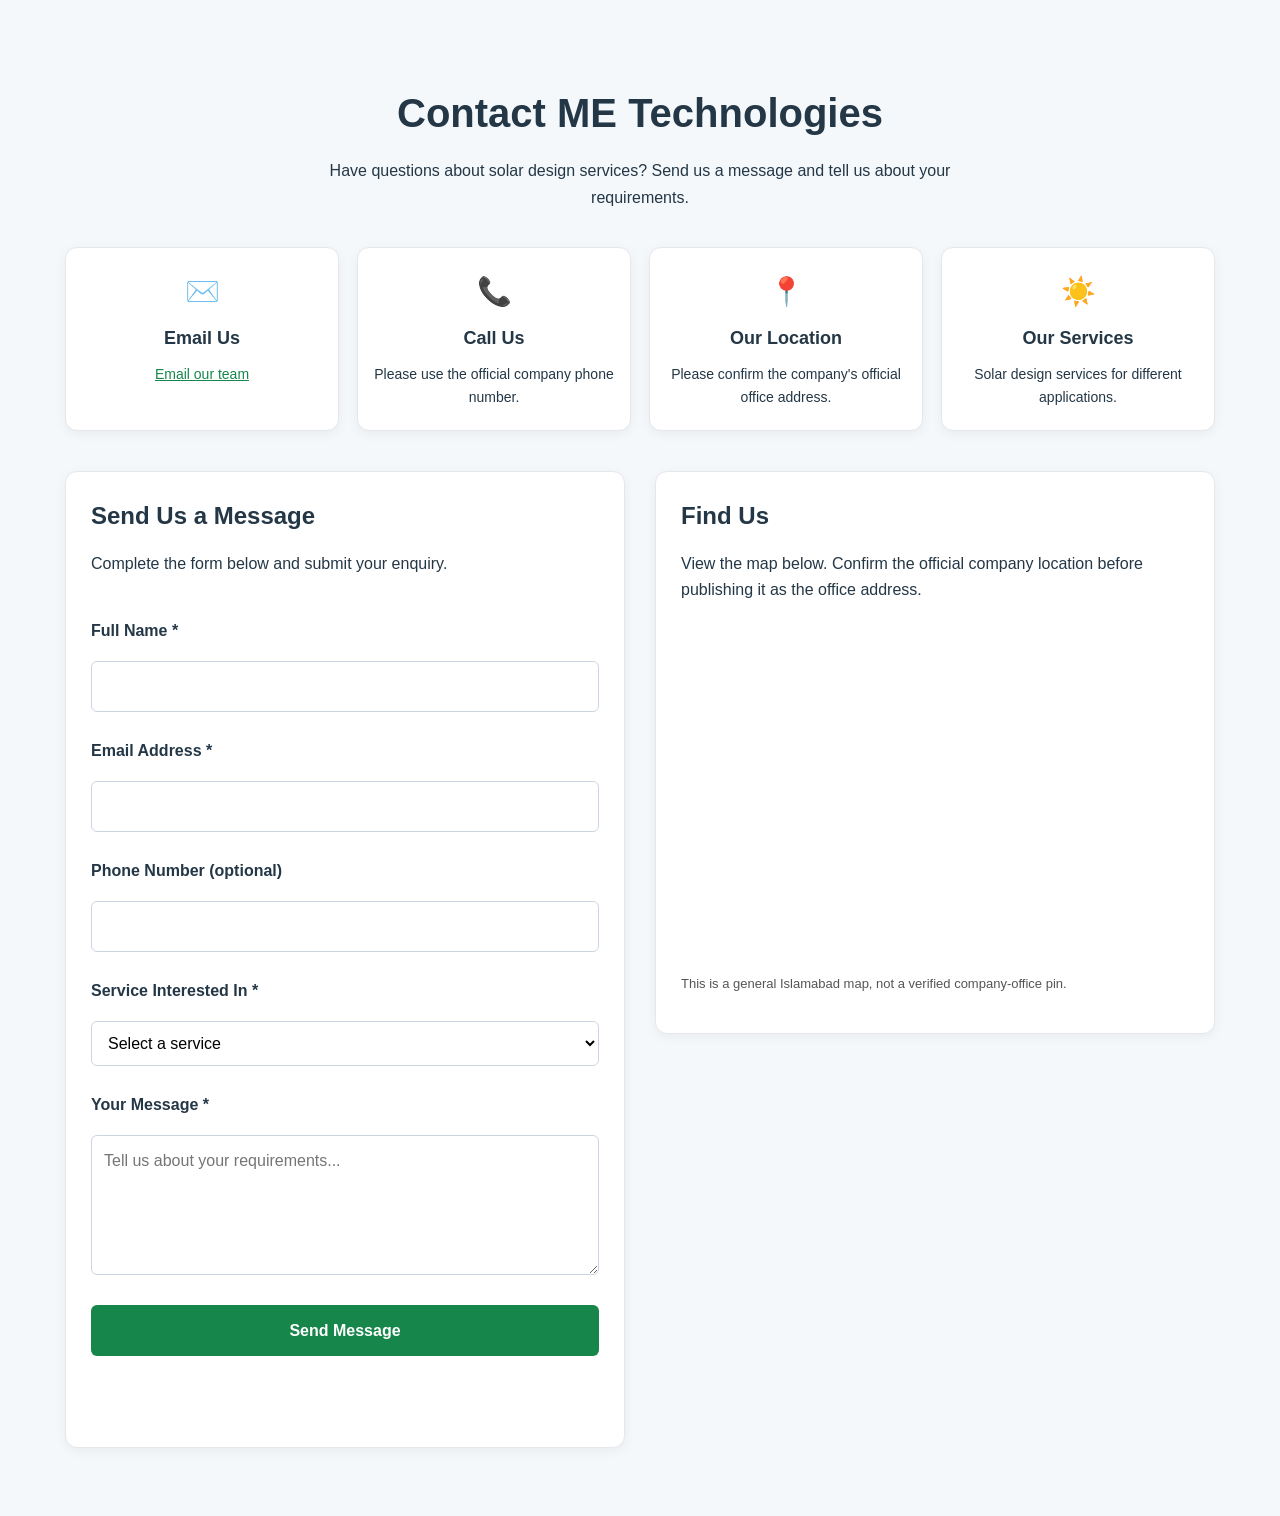
<file: contact.html>
<!DOCTYPE html>
<html lang="en">
<head>
    <meta charset="UTF-8">
    <meta name="viewport" content="width=device-width, initial-scale=1.0">

    <title>Contact Us | ME Technologies</title>
    <meta name="description" content="Contact ME Technologies to learn more about solar energy solutions for residential, commercial, industrial, and agricultural needs.">
    <meta name="description" content="Contact ME Technologies to discuss solar design services and your solar energy requirements.">

    <link rel="stylesheet" href="css/style.css">

    <style>
        .contact-page {
            max-width: 1150px;
            margin: auto;
            padding: 40px 20px 60px;
        }

        .contact-heading {
            text-align: center;
            margin-bottom: 35px;
        }

        .contact-heading h2 {
            font-size: clamp(28px, 4vw, 40px);
            margin-bottom: 12px;
        }

        .contact-heading p {
            max-width: 680px;
            margin: auto;
            line-height: 1.7;
        }

        .contact-cards {
            display: grid;
            grid-template-columns: repeat(4, minmax(0, 1fr));
            gap: 18px;
            margin-bottom: 40px;
        }

        .contact-card {
            padding: 22px 15px;
            text-align: center;
            border: 1px solid #e5e7eb;
            border-radius: 12px;
            background: #fff;
            box-shadow: 0 3px 12px rgba(0, 0, 0, 0.05);
            overflow-wrap: anywhere;
        }

        .contact-card .contact-icon {
            font-size: 28px;
            margin-bottom: 10px;
        }

        .contact-card h3 {
            margin: 5px 0 10px;
            font-size: 18px;
        }

        .contact-card p {
            margin: 0;
            line-height: 1.6;
            font-size: 14px;
        }

        .contact-card a {
            color: #16864b;
            overflow-wrap: anywhere;
        }

        .contact-layout {
            display: grid;
            grid-template-columns: 1fr 1fr;
            gap: 30px;
            align-items: start;
        }

        .contact-form-box,
        .office-box {
            padding: 25px;
            border: 1px solid #e5e7eb;
            border-radius: 12px;
            background: #fff;
            box-shadow: 0 3px 12px rgba(0, 0, 0, 0.05);
            min-width: 0;
        }

        .contact-form-box h2,
        .office-box h2 {
            margin-top: 0;
            margin-bottom: 12px;
        }

        .contact-form-box > p,
        .office-box > p {
            line-height: 1.6;
        }

        .contact-form label {
            display: block;
            margin: 16px 0 7px;
            font-weight: 600;
        }

        .contact-form input,
        .contact-form select,
        .contact-form textarea {
            display: block;
            width: 100%;
            box-sizing: border-box;
            padding: 12px;
            border: 1px solid #cbd5e1;
            border-radius: 6px;
            font: inherit;
            background: #fff;
        }

        .contact-form textarea {
            min-height: 140px;
            resize: vertical;
        }

        .contact-form input:focus,
        .contact-form select:focus,
        .contact-form textarea:focus {
            outline: 2px solid #16864b;
            outline-offset: 2px;
        }

        .contact-submit {
            width: 100%;
            margin-top: 20px;
            padding: 13px 18px;
            border: 0;
            border-radius: 6px;
            background: #16864b;
            color: #fff;
            font: inherit;
            font-weight: 600;
            cursor: pointer;
        }

        .contact-submit:hover {
            background: #106638;
        }

        .contact-submit:disabled {
            opacity: 0.65;
            cursor: wait;
        }

        .form-status {
            margin-top: 15px;
            line-height: 1.6;
        }

        .office-map {
            width: 100%;
            height: 320px;
            border: 0;
            border-radius: 8px;
            margin-top: 15px;
        }

        .map-note {
            font-size: 13px;
            color: #555;
        }

        @media (max-width: 900px) {
            .contact-cards {
                grid-template-columns: repeat(2, minmax(0, 1fr));
            }

            .contact-layout {
                grid-template-columns: 1fr;
            }
        }

        @media (max-width: 480px) {
            .contact-page {
                padding: 25px 14px 40px;
            }

            .contact-cards {
                grid-template-columns: 1fr;
            }

            .contact-form-box,
            .office-box {
                padding: 18px;
            }
        }
    </style>
</head>

<body>

    <!-- Keep your existing shared website navbar/header here. -->

    <main class="contact-page">

        <section class="contact-heading">
            <h2>Contact ME Technologies</h2>
            <p>
                Have questions about solar design services?
                Send us a message and tell us about your requirements.
            </p>
        </section>

        <section class="contact-cards" aria-label="Contact information">

            <article class="contact-card">
                <div class="contact-icon" aria-hidden="true">✉️</div>
                <h3>Email Us</h3>
                <p>
                    <a href="mailto:chaudhryayesha782@gmail.com">
                        Email our team
                    </a>
                </p>
            </article>

            <article class="contact-card">
                <div class="contact-icon" aria-hidden="true">📞</div>
                <h3>Call Us</h3>
                <p>Please use the official company phone number.</p>
            </article>

            <article class="contact-card">
                <div class="contact-icon" aria-hidden="true">📍</div>
                <h3>Our Location</h3>
                <p>Please confirm the company's official office address.</p>
            </article>

            <article class="contact-card">
                <div class="contact-icon" aria-hidden="true">☀️</div>
                <h3>Our Services</h3>
                <p>Solar design services for different applications.</p>
            </article>

        </section>

        <section class="contact-layout">

            <div class="contact-form-box">
                <h2>Send Us a Message</h2>
                <p>Complete the form below and submit your enquiry.</p>

                <form
                    class="contact-form"
                    id="contactForm"
                    action="https://formspree.io/f/xwlleaqn"
                    method="POST"
                >
                    <label for="name">Full Name *</label>
                    <input
                        type="text"
                        id="name"
                        name="name"
                        autocomplete="name"
                        required
                        maxlength="100"
                    >

                    <label for="email">Email Address *</label>
                    <input
                        type="email"
                        id="email"
                        name="email"
                        autocomplete="email"
                        required
                    >

                    <label for="phone">Phone Number (optional)</label>
                    <input
                        type="tel"
                        id="phone"
                        name="phone"
                        autocomplete="tel"
                    >

                    <label for="service">Service Interested In *</label>
                    <select id="service" name="service" required>
                        <option value="">Select a service</option>
                        <option value="Residential Solar">Residential Solar</option>
                        <option value="Commercial Solar">Commercial Solar</option>
                        <option value="Industrial Solar">Industrial Solar</option>
                        <option value="Agricultural Solar">Agricultural Solar</option>
                        <option value="Solar Design">Solar Design</option>
                        <option value="Other">Other</option>
                    </select>

                    <label for="message">Your Message *</label>
                    <textarea
                        id="message"
                        name="message"
                        required
                        minlength="10"
                        maxlength="3000"
                        placeholder="Tell us about your requirements..."
                    ></textarea>

                    <button type="submit" class="contact-submit" id="submitButton">
                        Send Message
                    </button>

                    <p
                        class="form-status"
                        id="formStatus"
                        role="status"
                        aria-live="polite"
                    ></p>
                </form>
            </div>

            <div class="office-box">
                <h2>Find Us</h2>
                <p>
                    View the map below. Confirm the official company location
                    before publishing it as the office address.
                </p>

                <iframe
                    class="office-map"
                    title="Map of Islamabad"
                    src="https://maps.google.com/maps?q=Islamabad%2C%20Pakistan&t=&z=11&ie=UTF8&iwloc=&output=embed"
                    loading="lazy"
                    referrerpolicy="no-referrer-when-downgrade"
                    allowfullscreen
                ></iframe>

                <p class="map-note">
                    This is a general Islamabad map, not a verified company-office pin.
                </p>
            </div>

        </section>

    </main>

    <!-- Keep your existing shared website footer here. -->

    <script>
        const contactForm = document.getElementById("contactForm");
        const formStatus = document.getElementById("formStatus");
        const submitButton = document.getElementById("submitButton");

        contactForm.addEventListener("submit", async function (event) {
            event.preventDefault();

            if (!contactForm.checkValidity()) {
                contactForm.reportValidity();
                return;
            }

            formStatus.textContent = "Sending your message...";
            submitButton.disabled = true;

            try {
                const response = await fetch(contactForm.action, {
                    method: "POST",
                    body: new FormData(contactForm),
                    headers: {
                        "Accept": "application/json"
                    }
                });

                if (response.ok) {
                    formStatus.textContent =
                        "Thank you! Your message was submitted successfully.";
                    contactForm.reset();
                } else {
                    formStatus.textContent =
                        "Your message could not be submitted. Please try again.";
                }
            } catch (error) {
                formStatus.textContent =
                    "Connection error. Please check your internet and try again.";
            } finally {
                submitButton.disabled = false;
            }
        });
    </script>

</body>
</html>
</file>
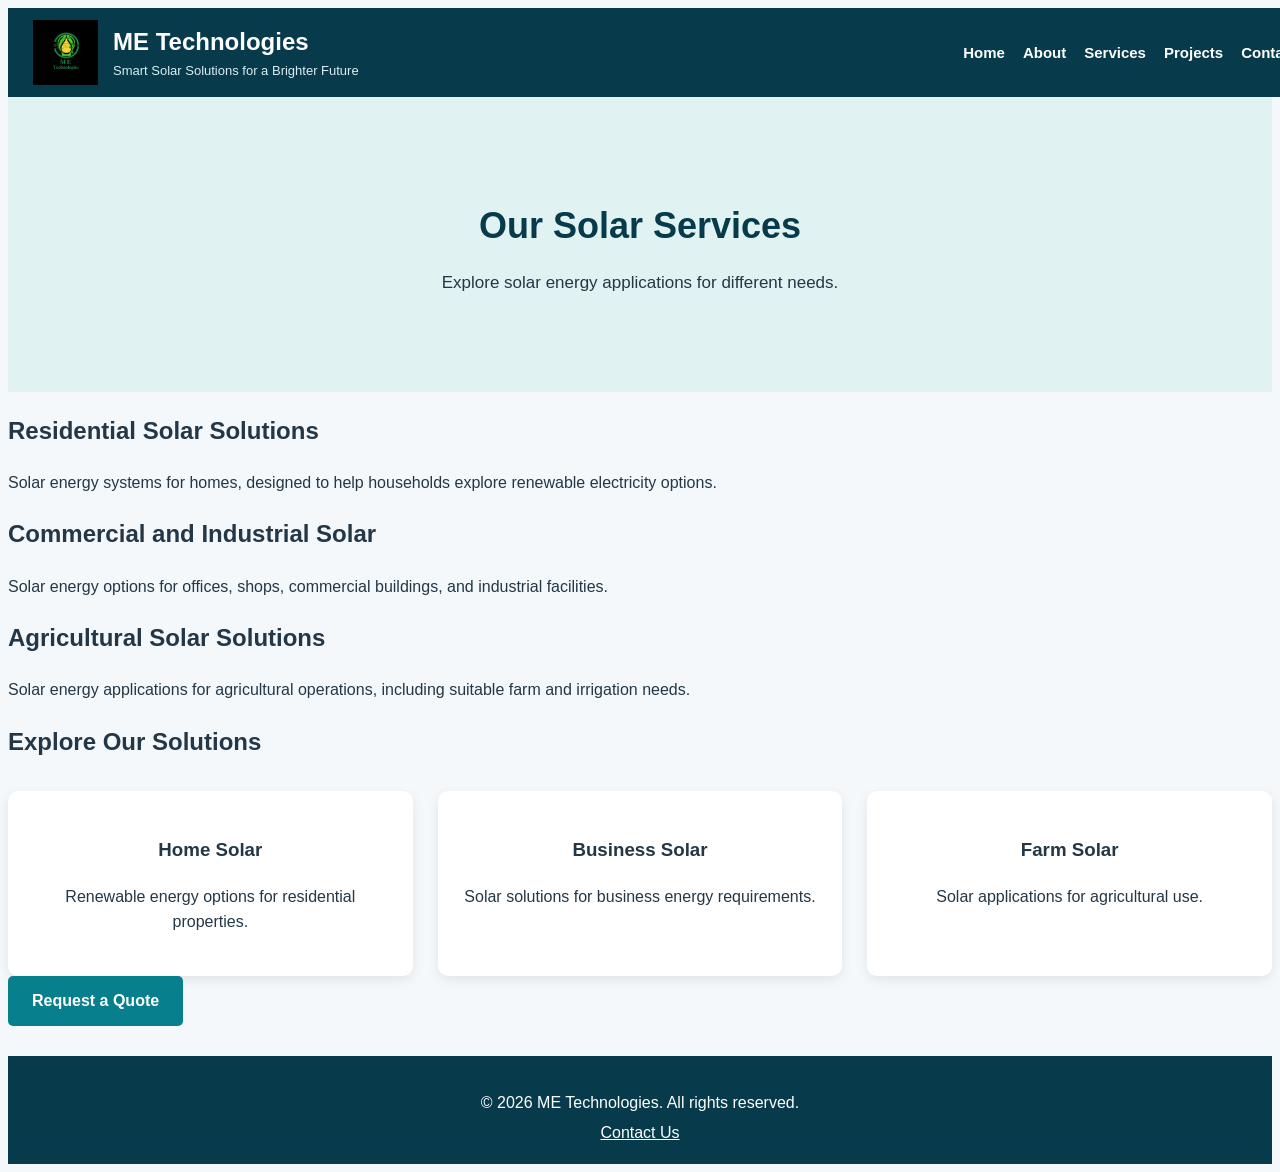
<file: services.html>
<!DOCTYPE html>
<html lang="en">
<head>
    <meta charset="UTF-8">
    <meta name="viewport" content="width=device-width, initial-scale=1.0">
    <title>Services - ME Technologies</title>
    <link rel="stylesheet" href="css/style.css">
</head>
<body>

<header class="main-header">
 <img src="./Me%20technology%20logo.jpg"
     alt="ME Technologies Logo"
     class="company-logo">
    <div class="company-info">
        <h1>ME Technologies</h1>
        <p>Smart Solar Solutions for a Brighter Future</p>
    </div>

    <nav>
        <a href="index.html">Home</a>
        <a href="about.html">About</a>
        <a href="services.html">Services</a>
        <a href="projects.html">Projects</a>
        <a href="contact.html">Contact</a>
    </nav>
</header>

<main>
    <section class="hero">
        <h2>Our Solar Services</h2>
        <p>Explore solar energy applications for different needs.</p>
    </section>

    <section>
        <h2>Residential Solar Solutions</h2>
        <p>
            Solar energy systems for homes, designed to help households
            explore renewable electricity options.
        </p>
    </section>

    <section>
        <h2>Commercial and Industrial Solar</h2>
        <p>
            Solar energy options for offices, shops, commercial buildings,
            and industrial facilities.
        </p>
    </section>

    <section>
        <h2>Agricultural Solar Solutions</h2>
        <p>
            Solar energy applications for agricultural operations,
            including suitable farm and irrigation needs.
        </p>
    </section>

    <section>
        <h2>Explore Our Solutions</h2>
        <div class="services-container">
            <div class="service-box">
                <h3>Home Solar</h3>
                <p>Renewable energy options for residential properties.</p>
            </div>

            <div class="service-box">
                <h3>Business Solar</h3>
                <p>Solar solutions for business energy requirements.</p>
            </div>

            <div class="service-box">
                <h3>Farm Solar</h3>
                <p>Solar applications for agricultural use.</p>
            </div>
        </div>

        <a class="btn" href="contact.html">Request a Quote</a>
    </section>
</main>

<footer>
    <p>&copy; 2026 ME Technologies. All rights reserved.</p>
    <a href="contact.html">Contact Us</a>
</footer>

</body>
</html>
</file>
<file: css/style.css>
```css
/* General Styles */
* {
    margin: 0;
    padding: 0;
    box-sizing: border-box;
}

body {
    font-family: Arial, sans-serif;
    background-color: #f4f8fb;
    color: #243746;
    line-height: 1.6;
}

main {
    min-height: 65vh;
}

/* Header */
.main-header {
    display: flex;
    flex-direction: row;
    align-items: center;
    justify-content: space-between;
    gap: 15px;
    padding: 12px 25px;
    background-color: #073b4c;
    color: white;
    width: 100%;
}

.company-logo {
    width: 65px;
    height: 65px;
    object-fit: contain;
    flex-shrink: 0;
}

.company-info {
    flex-shrink: 0;
    margin-right: auto;
}

.company-info h1 {
    font-size: 24px;
    margin: 0;
}

.company-info p {
    font-size: 13px;
    margin: 0;
    color: #d9edf2;
}

/* Navigation */
.main-header nav {
    display: flex;
    flex-direction: row;
    align-items: center;
    justify-content: flex-end;
    gap: 18px;
    margin-left: auto;
}

.main-header nav a {
    color: white;
    text-decoration: none;
    font-size: 15px;
    font-weight: bold;
    white-space: nowrap;
    padding: 8px 0;
}

.main-header nav a:hover {
    color: #ffd166;
}

/* Hero Section */
.hero {
    text-align: center;
    padding: 70px 20px;
    background-color: #e0f2f1;
}

.hero h2 {
    font-size: 36px;
    color: #073b4c;
    margin-bottom: 15px;
}

.hero p {
    max-width: 700px;
    margin: 0 auto 25px;
    font-size: 17px;
}

/* Buttons */
.btn {
    display: inline-block;
    background-color: #087f8c;
    color: white;
    padding: 12px 24px;
    text-decoration: none;
    border: none;
    border-radius: 5px;
    font-weight: bold;
    cursor: pointer;
}

.btn:hover {
    background-color: #055b64;
}

/* About, Services, Projects and Contact Sections */
.page-section {
    max-width: 1100px;
    margin: 40px auto;
    padding: 30px 20px;
    text-align: center;
}

.page-section h2 {
    color: #073b4c;
    font-size: 30px;
    margin-bottom: 25px;
    text-align: center;
}

.page-section h3 {
    color: #087f8c;
    margin: 20px 0 10px;
    text-align: center;
}

.page-section p {
    margin: 0 auto 15px;
    text-align: center;
}

/* Service and Project Cards */
.services-container {
    display: grid;
    grid-template-columns: repeat(3, minmax(0, 1fr));
    gap: 25px;
    margin-top: 30px;
}

.service-card,
.service-box {
    background-color: white;
    padding: 25px;
    border-radius: 10px;
    box-shadow: 0 4px 12px rgba(0, 0, 0, 0.08);
    text-align: center;
    transition: transform 0.3s ease;
}

.service-card:hover,
.service-box:hover {
    transform: translateY(-5px);
}

/* Contact Form */
form {
    width: 100%;
    max-width: 600px;
    margin: 25px auto;
    display: flex;
    flex-direction: column;
    gap: 10px;
    text-align: left;
}

form label {
    font-weight: bold;
}

form input,
form textarea,
form select {
    width: 100%;
    padding: 12px;
    border: 1px solid #b8c7ce;
    border-radius: 5px;
    font: inherit;
}

form input:focus,
form textarea:focus,
form select:focus {
    outline: 2px solid #087f8c;
    border-color: #087f8c;
}

form button {
    background-color: #087f8c;
    color: white;
    padding: 12px;
    border: none;
    border-radius: 5px;
    font-size: 16px;
    font-weight: bold;
    cursor: pointer;
}

form button:hover {
    background-color: #055b64;
}

/* Footer */
footer {
    background-color: #073b4c;
    color: white;
    text-align: center;
    padding: 18px;
    margin-top: 30px;
}

footer p {
    margin-bottom: 5px;
}

footer a {
    color: white;
}

/* Tablet View */
@media (max-width: 950px) {
    .main-header {
        flex-wrap: wrap;
    }

    .main-header nav {
        gap: 12px;
        flex-wrap: wrap;
    }

    .services-container {
        grid-template-columns: repeat(2, minmax(0, 1fr));
    }
}

/* Mobile View */
@media (max-width: 600px) {
    .main-header {
        flex-direction: column;
        text-align: center;
        padding: 15px 10px;
    }

    .company-info {
        margin-right: 0;
    }

    .main-header nav {
        justify-content: center;
        margin-left: 0;
        gap: 12px;
        flex-wrap: wrap;
    }

    .main-header nav a {
        font-size: 14px;
    }

    .hero {
        padding: 45px 15px;
    }

    .hero h2 {
        font-size: 27px;
    }

    .page-section {
        margin: 20px auto;
        padding: 20px 15px;
    }

    .services-container {
        grid-template-columns: 1fr;
    }
}
```
</file>
